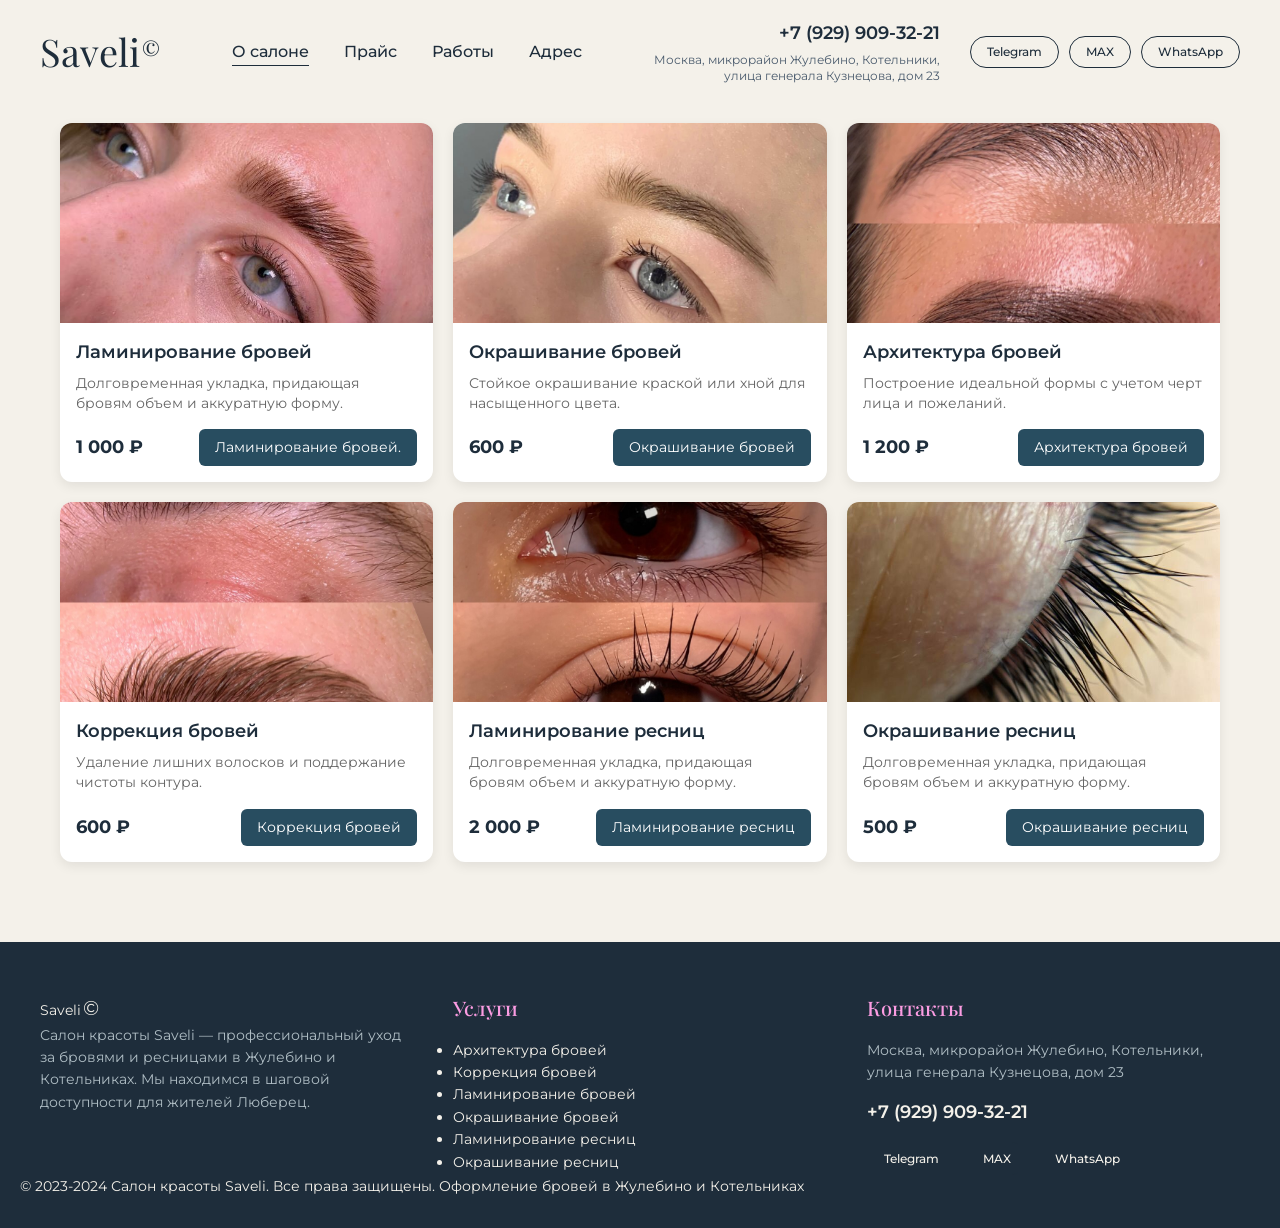
<file: index.html>
<!DOCTYPE html>
<html lang="ru">
<head>
    <meta charset="UTF-8">
    <meta name="viewport" content="width=device-width, initial-scale=1.0">
    <meta name="description" content="Салон красоты Saveli в Жулебино и Котельниках. Архитектура, коррекция воском и нитью, ламинирование и окрашивание бровей и ресниц. Доступные цены, опытный мастер. Записывайтесь!">
    <title>Оформление и архитектура бровей в Жулебино — салон Saveli</title>
    
    <link rel="preconnect" href="https://fonts.googleapis.com">
    <link rel="preconnect" href="https://fonts.gstatic.com" crossorigin>
    <link href="https://fonts.googleapis.com/css2?family=Montserrat:wght@400;500&family=Playfair+Display:ital,wght@0,400;0,500;1,400&display=swap" rel="stylesheet">
    <link rel="stylesheet" href="style.css">
    
    
    
</head>
<body>
     <header class="header">
        <!-- Логотип -->
        <div class="logo">
            <span>Saveli</span><span class="logo-number">©</span>
        </div>

        <!-- Навигация -->
        <nav class="nav">
            <ul>
                <li><a href="#" class="active">О салоне</a></li>
                <li><a href="#">Прайс</a></li>
                <li><a href="#">Работы</a></li>
                <li><a href="#">Адрес</a></li>
            </ul>
        </nav>

        <!-- Контакты и соцсети -->
        <div class="contacts">
            <div class="phone-info">
                <a href="tel:+79299093221" class="phone">+7 (929) 909-32-21</a>
                <p class="address">Москва, микрорайон Жулебино, Котельники, <br>улица генерала Кузнецова, дом 23</p>
            </div>
            <div class="socials">
                <a href="#" class="social-btn">Telegram</a>
                <a href="#" class="social-btn">MAX</a>
                <a href="#" class="social-btn">WhatsApp</a>
            </div>
        </div>
    </header>

    
    <main class="products-grid">
        
        <article class="product-card">
            <figure class="product-card__image">
                <img src="ламинирование1.jpg" alt="Ламинирование бровей">
            </figure>
            <div class="product-card__content">
                <h3 class="product-card__title">Ламинирование бровей</h3>
                <p class="product-card__description">Долговременная укладка, придающая бровям объем и аккуратную форму.</p>
                <div class="product-card__footer">
                    <span class="product-card__price">1 000 ₽</span>
                    <a href="Ламинирование.html" class="product-card__button">Ламинирование бровей.</a>
                </div>
            </div>
        </article>

        <article class="product-card">
            <figure class="product-card__image">
                <img src="окрашивание.jfif" alt="Окрашивание бровей">
            </figure>
            <div class="product-card__content">
                <h3 class="product-card__title">Окрашивание бровей</h3>
                <p class="product-card__description">Стойкое окрашивание краской или хной для насыщенного цвета.</p>
                <div class="product-card__footer">
                    <span class="product-card__price">600 ₽</span>
                    <a href="Окрашивание.html" class="product-card__button">Окрашивание бровей</a>
                </div>
            </div>
        </article>

        <article class="product-card">
            <figure class="product-card__image">
                <img src="архитектура бровей.jfif" alt="Архитектура бровей">
            </figure>
            <div class="product-card__content">
                <h3 class="product-card__title">Архитектура бровей</h3>
                <p class="product-card__description">Построение идеальной формы с учетом черт лица и пожеланий.</p>
                <div class="product-card__footer">
                    <span class="product-card__price">1 200 ₽</span>
                    <a href="Архитектура бровей.html" class="product-card__button">Архитектура бровей</a>
                </div>
            </div>
        </article>

        <article class="product-card">
            <figure class="product-card__image">
                <img src="коррекция бровей.jfif" alt="Коррекция бровей">
            </figure>
            <div class="product-card__content">
                <h3 class="product-card__title">Коррекция бровей</h3>
                <p class="product-card__description">Удаление лишних волосков и поддержание чистоты контура.</p>
                <div class="product-card__footer">
                    <span class="product-card__price">600 ₽</span>
                    <a href="Коррекция бровей.html" class="product-card__button">Коррекция бровей</a>
                </div>
            </div>
        </article>
        <article class="product-card">
            <figure class="product-card__image">
                <img src="ламинирование ресниц.jfif" alt="Ламинирование ресниц">
            </figure>
            <div class="product-card__content">
                <h3 class="product-card__title">Ламинирование ресниц</h3>
                <p class="product-card__description">Долговременная укладка, придающая бровям объем и аккуратную форму.</p>
                <div class="product-card__footer">
                    <span class="product-card__price">2 000 ₽</span>
                    <a href="Ламинирование ресниц.html" class="product-card__button">Ламинирование ресниц</a>
                </div>
            </div>
        </article>
        <article class="product-card">
            <figure class="product-card__image">
                <img src="Окрашивание ресниц.jfif" alt="Окрашивание ресниц">
            </figure>
            <div class="product-card__content">
                <h3 class="product-card__title">Окрашивание ресниц</h3>
                <p class="product-card__description">Долговременная укладка, придающая бровям объем и аккуратную форму.</p>
                <div class="product-card__footer">
                    <span class="product-card__price">500 ₽</span>
                    <a href="Окрашивание ресниц.html" class="product-card__button">Окрашивание ресниц</a>
                </div>
            </div>
        </article>

    </main>
    <!-- Футер -->
    <footer class="seo-footer">
        <div class="seo-footer__container">
            
            <!-- Колонка 1: Бренд и описание -->
            <div>
                <a href="index.html" style="text-decoration: none; color: inherit;">
                    <div class="footer-logo">
                        <span>Saveli</span><span class="logo-number">©</span>
                    </div>
                </a>
                <p>Салон красоты Saveli — профессиональный уход за бровями и ресницами в Жулебино и Котельниках. Мы находимся в шаговой доступности для жителей Люберец.</p>
            </div>

            <!-- Колонка 2: Навигация по услугам -->
            <div>
                <h3>Услуги</h3>
                <ul class="footer-nav">
                    <li><a href="Архитектура бровей.html">Архитектура бровей</a></li>
                    <li><a href="Коррекция бровей.html">Коррекция бровей</a></li>
                    <li><a href="Ламинирование.html">Ламинирование бровей</a></li>
                    <li><a href="Окрашивание.html">Окрашивание бровей</a></li>
                    <li><a href="Ламинирование ресниц.html">Ламинирование ресниц</a></li>
                    <li><a href="Окрашивание ресниц.html">Окрашивание ресниц</a></li>
                </ul>
            </div>

            <!-- Колонка 3: Контакты -->
            <div>
                <h3>Контакты</h3>
                <p>Москва, микрорайон Жулебино, Котельники,<br>улица генерала Кузнецова, дом 23</p>
                <p><a href="tel:+79299093221" style="font-size: 18px; font-weight: 600;">+7 (929) 909-32-21</a></p>
                <div class="socials" style="margin-top: 15px; justify-content: flex-start;">
                    <a href="#" class="social-btn">Telegram</a>
                    <a href="#" class="social-btn">MAX</a>
                    <a href="#" class="social-btn">WhatsApp</a>
                </div>
            </div>

        </div>

        <!-- Нижняя строка с копирайтом -->
        <div class="seo-footer__bottom">
            <span>© 2023-2024 Салон красоты Saveli. Все права защищены.</span>
            <span>Оформление бровей в Жулебино и Котельниках</span>
        </div>
    </footer>
</body>
</html>
</file>
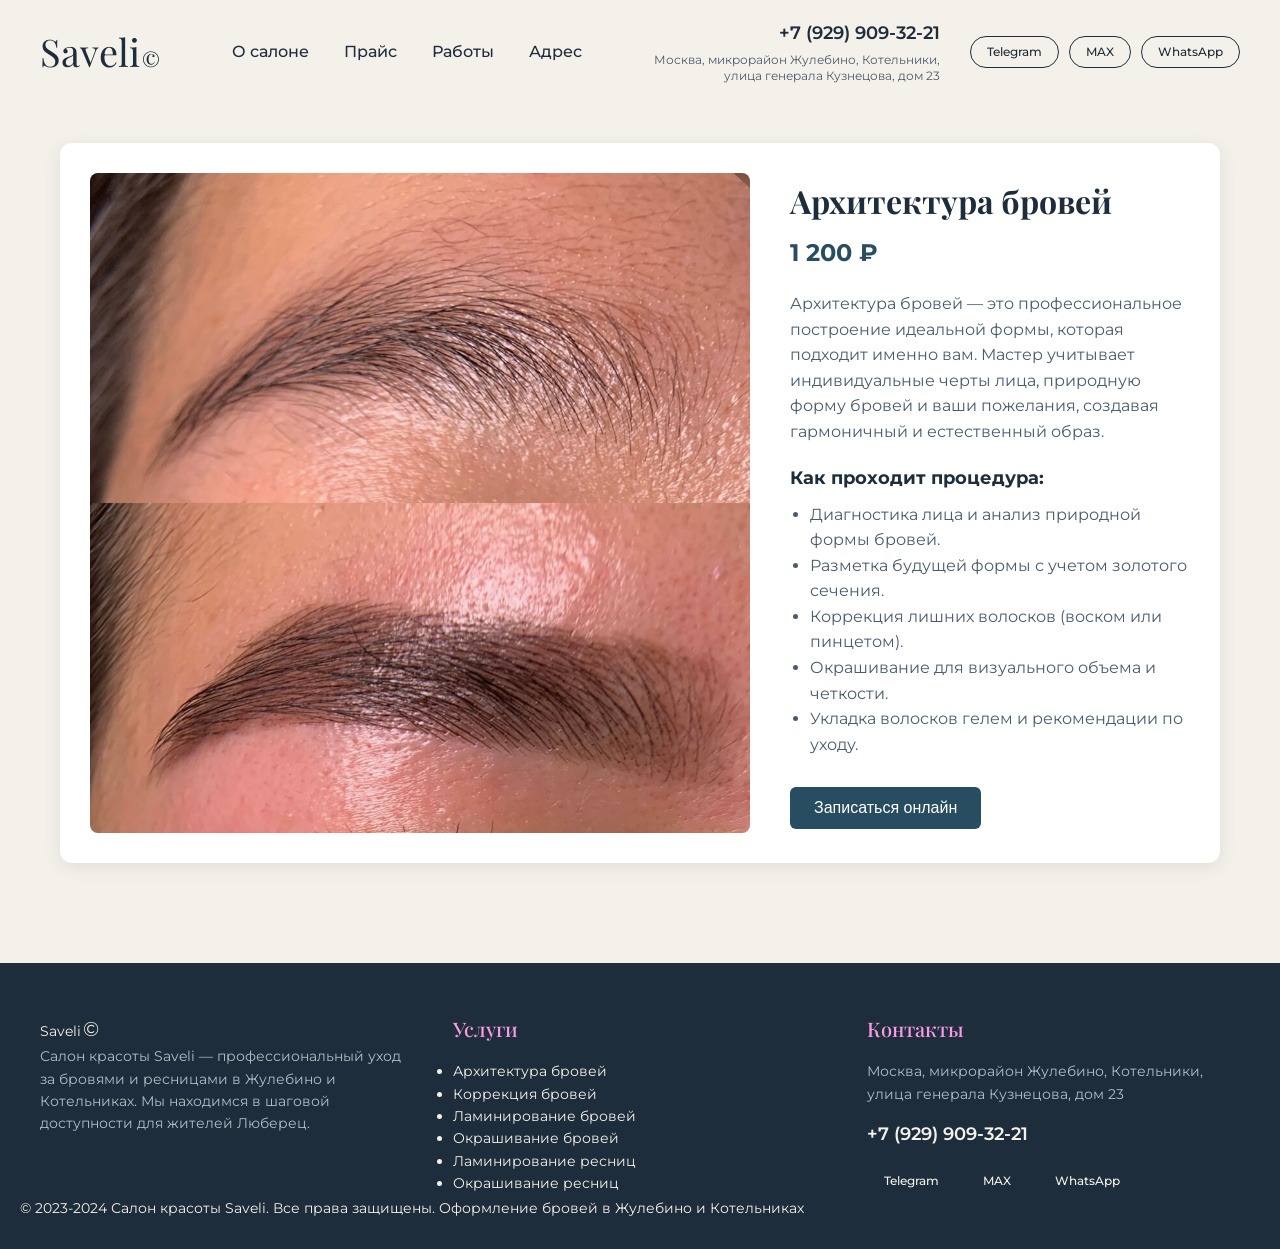
<file: Архитектура бровей.html>
<!DOCTYPE html>
<html lang="ru">
<head>
    <meta charset="UTF-8">
    <meta name="viewport" content="width=device-width, initial-scale=1.0">
    <meta name="description" content="Салон красоты Saveli в Жулебино и Котельниках. Архитектура, коррекция воском и нитью, ламинирование и окрашивание бровей и ресниц. Доступные цены, опытный мастер. Записывайтесь!">
    <title>Архитектура бровей - Saveli</title>
    
    <link rel="preconnect" href="https://fonts.googleapis.com">
    <link rel="preconnect" href="https://fonts.gstatic.com" crossorigin>
    <link href="https://fonts.googleapis.com/css2?family=Montserrat:wght@400;500&family=Playfair+Display:ital,wght@0,400;0,500;1,400&display=swap" rel="stylesheet">
    <link rel="stylesheet" href="style.css">
</head>
<body>
    <header class="header">
        <!-- Логотип -->
        <div class="logo">
            <a href="index.html" style="text-decoration: none; color: inherit;">
                <span>Saveli</span><span class="logo-number">©</span>
            </a>
        </div>

        <!-- Навигация -->
        <nav class="nav">
            <ul>
                <li><a href="index.html">О салоне</a></li>
                <li><a href="#">Прайс</a></li>
                <li><a href="#">Работы</a></li>
                <li><a href="#">Адрес</a></li>
            </ul>
        </nav>

        <!-- Контакты и соцсети -->
        <div class="contacts">
            <div class="phone-info">
                <a href="tel:+79299093221" class="phone">+7 (929) 909-32-21</a>
                <p class="address">Москва, микрорайон Жулебино, Котельники, <br>улица генерала Кузнецова, дом 23</p>
            </div>
            <div class="socials">
                <a href="#" class="social-btn">Telegram</a>
                <a href="#" class="social-btn">MAX</a>
                <a href="#" class="social-btn">WhatsApp</a>
            </div>
        </div>
    </header>

    <!-- Основной контент страницы услуги -->
    <main class="service-page">
        <div class="service-container">
            
            <!-- Фото процедуры (занимает 60%) -->
            <div class="service-image-wrapper">
                <img src="архитектура бровей.jfif" alt="Архитектура бровей" class="service-img">
            </div>

            <!-- Текст о процедуре (занимает 40%) -->
            <div class="service-info">
                <h1 class="service-title">Архитектура бровей</h1>
                <p class="service-price">1 200 ₽</p>
                
                <p class="service-description">
                    Архитектура бровей — это профессиональное построение идеальной формы, которая подходит именно вам. Мастер учитывает индивидуальные черты лица, природную форму бровей и ваши пожелания, создавая гармоничный и естественный образ.
                </p>
                
                <h3 class="service-subtitle">Как проходит процедура:</h3>
                <ul class="service-list">
                    <li>Диагностика лица и анализ природной формы бровей.</li>
                    <li>Разметка будущей формы с учетом золотого сечения.</li>
                    <li>Коррекция лишних волосков (воском или пинцетом).</li>
                    <li>Окрашивание для визуального объема и четкости.</li>
                    <li>Укладка волосков гелем и рекомендации по уходу.</li>
                </ul>

                <button class="product-card__button service-btn">Записаться онлайн</button>
            </div>

        </div>
    </main>
    <!-- Футер -->
    <footer class="seo-footer">
        <div class="seo-footer__container">
            
            <!-- Колонка 1: Бренд и описание -->
            <div>
                <a href="index.html" style="text-decoration: none; color: inherit;">
                    <div class="footer-logo">
                        <span>Saveli</span><span class="logo-number">©</span>
                    </div>
                </a>
                <p>Салон красоты Saveli — профессиональный уход за бровями и ресницами в Жулебино и Котельниках. Мы находимся в шаговой доступности для жителей Люберец.</p>
            </div>

            <!-- Колонка 2: Навигация по услугам -->
            <div>
                <h3>Услуги</h3>
                <ul class="footer-nav">
                    <li><a href="Архитектура бровей.html">Архитектура бровей</a></li>
                    <li><a href="Коррекция бровей.html">Коррекция бровей</a></li>
                    <li><a href="Ламинирование.html">Ламинирование бровей</a></li>
                    <li><a href="Окрашивание.html">Окрашивание бровей</a></li>
                    <li><a href="Ламинирование ресниц.html">Ламинирование ресниц</a></li>
                    <li><a href="Окрашивание ресниц.html">Окрашивание ресниц</a></li>
                </ul>
            </div>

            <!-- Колонка 3: Контакты -->
            <div>
                <h3>Контакты</h3>
                <p>Москва, микрорайон Жулебино, Котельники,<br>улица генерала Кузнецова, дом 23</p>
                <p><a href="tel:+79299093221" style="font-size: 18px; font-weight: 600;">+7 (929) 909-32-21</a></p>
                <div class="socials" style="margin-top: 15px; justify-content: flex-start;">
                    <a href="#" class="social-btn">Telegram</a>
                    <a href="#" class="social-btn">MAX</a>
                    <a href="#" class="social-btn">WhatsApp</a>
                </div>
            </div>

        </div>

        <!-- Нижняя строка с копирайтом -->
        <div class="seo-footer__bottom">
            <span>© 2023-2024 Салон красоты Saveli. Все права защищены.</span>
            <span>Оформление бровей в Жулебино и Котельниках</span>
        </div>
    </footer>
</body>
</html>
</file>
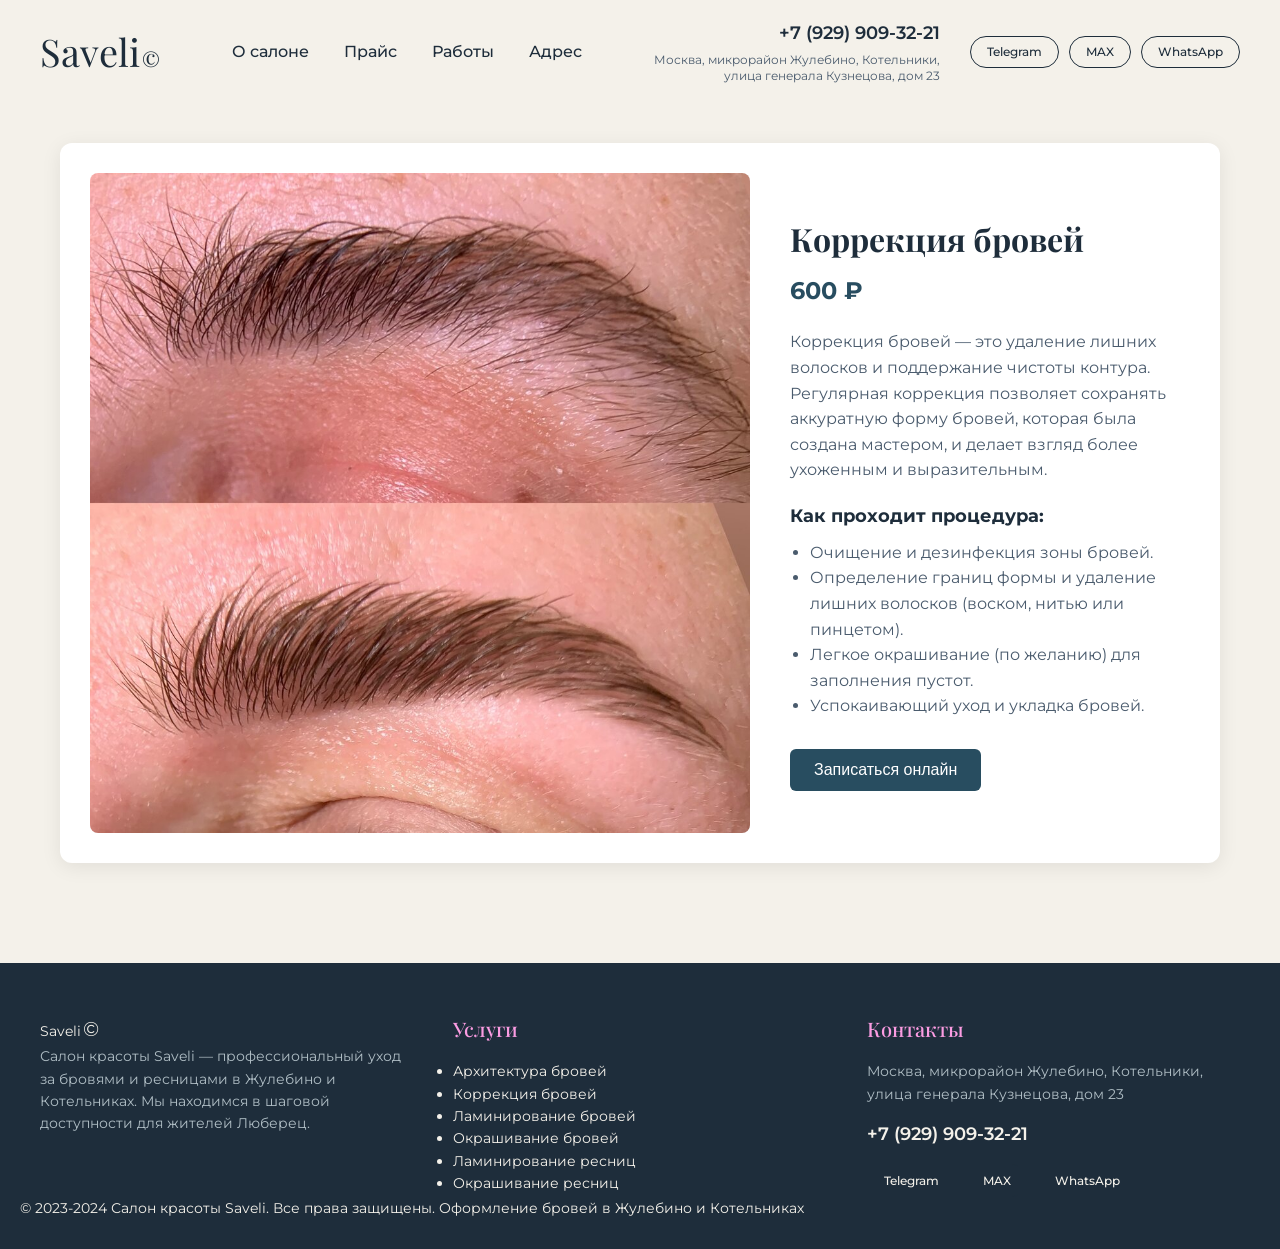
<file: Коррекция бровей.html>
<!DOCTYPE html>
<html lang="ru">
<head>
    <meta charset="UTF-8">
    <meta name="viewport" content="width=device-width, initial-scale=1.0">
    <meta name="description" content="Салон красоты Saveli в Жулебино и Котельниках. Архитектура, коррекция воском и нитью, ламинирование и окрашивание бровей и ресниц. Доступные цены, опытный мастер. Записывайтесь!">
    <title>Коррекция бровей - Saveli</title>
    
    <link rel="preconnect" href="https://fonts.googleapis.com">
    <link rel="preconnect" href="https://fonts.gstatic.com" crossorigin>
    <link href="https://fonts.googleapis.com/css2?family=Montserrat:wght@400;500&family=Playfair+Display:ital,wght@0,400;0,500;1,400&display=swap" rel="stylesheet">
    <link rel="stylesheet" href="style.css">
</head>
<body>
    <header class="header">
        <!-- Логотип -->
        <div class="logo">
            <a href="index.html" style="text-decoration: none; color: inherit;">
                <span>Saveli</span><span class="logo-number">©</span>
            </a>
        </div>

        <!-- Навигация -->
        <nav class="nav">
            <ul>
                <li><a href="index.html">О салоне</a></li>
                <li><a href="#">Прайс</a></li>
                <li><a href="#">Работы</a></li>
                <li><a href="#">Адрес</a></li>
            </ul>
        </nav>

        <!-- Контакты и соцсети -->
        <div class="contacts">
            <div class="phone-info">
                <a href="tel:+79299093221" class="phone">+7 (929) 909-32-21</a>
                <p class="address">Москва, микрорайон Жулебино, Котельники, <br>улица генерала Кузнецова, дом 23</p>
            </div>
            <div class="socials">
                <a href="#" class="social-btn">Telegram</a>
                <a href="#" class="social-btn">MAX</a>
                <a href="#" class="social-btn">WhatsApp</a>
            </div>
        </div>
    </header>

    <!-- Основной контент страницы услуги -->
    <main class="service-page">
        <div class="service-container">
            
            <!-- Фото процедуры (занимает 60%) -->
            <div class="service-image-wrapper">
                <img src="коррекция бровей.jfif" alt="Коррекция бровей" class="service-img">
            </div>

            <!-- Текст о процедуре (занимает 40%) -->
            <div class="service-info">
                <h1 class="service-title">Коррекция бровей</h1>
                <p class="service-price">600 ₽</p>
                
                <p class="service-description">
                    Коррекция бровей — это удаление лишних волосков и поддержание чистоты контура. Регулярная коррекция позволяет сохранять аккуратную форму бровей, которая была создана мастером, и делает взгляд более ухоженным и выразительным.
                </p>
                
                <h3 class="service-subtitle">Как проходит процедура:</h3>
                <ul class="service-list">
                    <li>Очищение и дезинфекция зоны бровей.</li>
                    <li>Определение границ формы и удаление лишних волосков (воском, нитью или пинцетом).</li>
                    <li>Легкое окрашивание (по желанию) для заполнения пустот.</li>
                    <li>Успокаивающий уход и укладка бровей.</li>
                </ul>

                <button class="product-card__button service-btn">Записаться онлайн</button>
            </div>

        </div>
    </main>
    <!-- Футер -->
    <footer class="seo-footer">
        <div class="seo-footer__container">
            
            <!-- Колонка 1: Бренд и описание -->
            <div>
                <a href="index.html" style="text-decoration: none; color: inherit;">
                    <div class="footer-logo">
                        <span>Saveli</span><span class="logo-number">©</span>
                    </div>
                </a>
                <p>Салон красоты Saveli — профессиональный уход за бровями и ресницами в Жулебино и Котельниках. Мы находимся в шаговой доступности для жителей Люберец.</p>
            </div>

            <!-- Колонка 2: Навигация по услугам -->
            <div>
                <h3>Услуги</h3>
                <ul class="footer-nav">
                    <li><a href="Архитектура бровей.html">Архитектура бровей</a></li>
                    <li><a href="Коррекция бровей.html">Коррекция бровей</a></li>
                    <li><a href="Ламинирование.html">Ламинирование бровей</a></li>
                    <li><a href="Окрашивание.html">Окрашивание бровей</a></li>
                    <li><a href="Ламинирование ресниц.html">Ламинирование ресниц</a></li>
                    <li><a href="Окрашивание ресниц.html">Окрашивание ресниц</a></li>
                </ul>
            </div>

            <!-- Колонка 3: Контакты -->
            <div>
                <h3>Контакты</h3>
                <p>Москва, микрорайон Жулебино, Котельники,<br>улица генерала Кузнецова, дом 23</p>
                <p><a href="tel:+79299093221" style="font-size: 18px; font-weight: 600;">+7 (929) 909-32-21</a></p>
                <div class="socials" style="margin-top: 15px; justify-content: flex-start;">
                    <a href="#" class="social-btn">Telegram</a>
                    <a href="#" class="social-btn">MAX</a>
                    <a href="#" class="social-btn">WhatsApp</a>
                </div>
            </div>

        </div>

        <!-- Нижняя строка с копирайтом -->
        <div class="seo-footer__bottom">
            <span>© 2023-2024 Салон красоты Saveli. Все права защищены.</span>
            <span>Оформление бровей в Жулебино и Котельниках</span>
        </div>
    </footer>
</body>
</html>
</file>
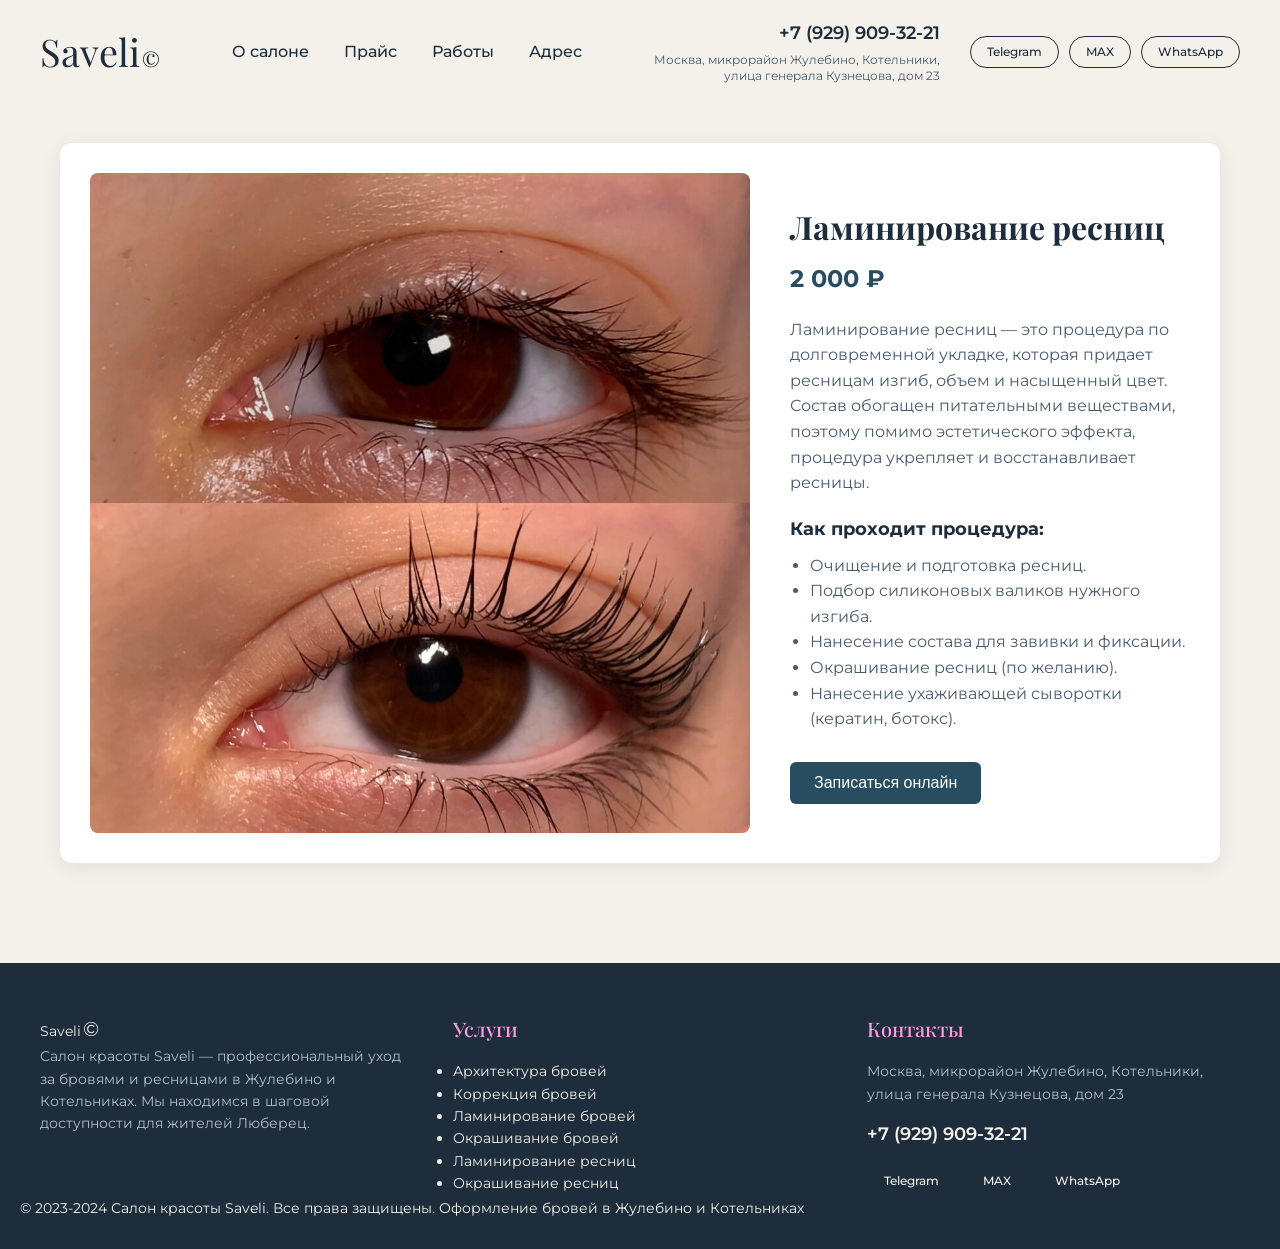
<file: Ламинирование ресниц.html>
<!DOCTYPE html>
<html lang="ru">
<head>
    <meta charset="UTF-8">
    <meta name="viewport" content="width=device-width, initial-scale=1.0">
    <meta name="description" content="Салон красоты Saveli в Жулебино и Котельниках. Архитектура, коррекция воском и нитью, ламинирование и окрашивание бровей и ресниц. Доступные цены, опытный мастер. Записывайтесь!">
    <title>Ламинирование ресниц - Saveli</title>
    
    <link rel="preconnect" href="https://fonts.googleapis.com">
    <link rel="preconnect" href="https://fonts.gstatic.com" crossorigin>
    <link href="https://fonts.googleapis.com/css2?family=Montserrat:wght@400;500&family=Playfair+Display:ital,wght@0,400;0,500;1,400&display=swap" rel="stylesheet">
    <link rel="stylesheet" href="style.css">
</head>
<body>
    <header class="header">
        <!-- Логотип -->
        <div class="logo">
            <a href="index.html" style="text-decoration: none; color: inherit;">
                <span>Saveli</span><span class="logo-number">©</span>
            </a>
        </div>

        <!-- Навигация -->
        <nav class="nav">
            <ul>
                <li><a href="index.html">О салоне</a></li>
                <li><a href="#">Прайс</a></li>
                <li><a href="#">Работы</a></li>
                <li><a href="#">Адрес</a></li>
            </ul>
        </nav>

        <!-- Контакты и соцсети -->
        <div class="contacts">
            <div class="phone-info">
                <a href="tel:+79299093221" class="phone">+7 (929) 909-32-21</a>
                <p class="address">Москва, микрорайон Жулебино, Котельники, <br>улица генерала Кузнецова, дом 23</p>
            </div>
            <div class="socials">
                <a href="#" class="social-btn">Telegram</a>
                <a href="#" class="social-btn">MAX</a>
                <a href="#" class="social-btn">WhatsApp</a>
            </div>
        </div>
    </header>

    <!-- Основной контент страницы услуги -->
    <main class="service-page">
        <div class="service-container">
            
            <!-- Фото процедуры (занимает 60%) -->
            <div class="service-image-wrapper">
                <img src="ламинирование ресниц.jfif" alt="Ламинирование ресниц" class="service-img">
            </div>

            <!-- Текст о процедуре (занимает 40%) -->
            <div class="service-info">
                <h1 class="service-title">Ламинирование ресниц</h1>
                <p class="service-price">2 000 ₽</p>
                
                <p class="service-description">
                    Ламинирование ресниц — это процедура по долговременной укладке, которая придает ресницам изгиб, объем и насыщенный цвет. Состав обогащен питательными веществами, поэтому помимо эстетического эффекта, процедура укрепляет и восстанавливает ресницы.
                </p>
                
                <h3 class="service-subtitle">Как проходит процедура:</h3>
                <ul class="service-list">
                    <li>Очищение и подготовка ресниц.</li>
                    <li>Подбор силиконовых валиков нужного изгиба.</li>
                    <li>Нанесение состава для завивки и фиксации.</li>
                    <li>Окрашивание ресниц (по желанию).</li>
                    <li>Нанесение ухаживающей сыворотки (кератин, ботокс).</li>
                </ul>

                <button class="product-card__button service-btn">Записаться онлайн</button>
            </div>

        </div>
    </main>
    <!-- Футер -->
    <footer class="seo-footer">
        <div class="seo-footer__container">
            
            <!-- Колонка 1: Бренд и описание -->
            <div>
                <a href="index.html" style="text-decoration: none; color: inherit;">
                    <div class="footer-logo">
                        <span>Saveli</span><span class="logo-number">©</span>
                    </div>
                </a>
                <p>Салон красоты Saveli — профессиональный уход за бровями и ресницами в Жулебино и Котельниках. Мы находимся в шаговой доступности для жителей Люберец.</p>
            </div>

            <!-- Колонка 2: Навигация по услугам -->
            <div>
                <h3>Услуги</h3>
                <ul class="footer-nav">
                    <li><a href="Архитектура бровей.html">Архитектура бровей</a></li>
                    <li><a href="Коррекция бровей.html">Коррекция бровей</a></li>
                    <li><a href="Ламинирование.html">Ламинирование бровей</a></li>
                    <li><a href="Окрашивание.html">Окрашивание бровей</a></li>
                    <li><a href="Ламинирование ресниц.html">Ламинирование ресниц</a></li>
                    <li><a href="Окрашивание ресниц.html">Окрашивание ресниц</a></li>
                </ul>
            </div>

            <!-- Колонка 3: Контакты -->
            <div>
                <h3>Контакты</h3>
                <p>Москва, микрорайон Жулебино, Котельники,<br>улица генерала Кузнецова, дом 23</p>
                <p><a href="tel:+79299093221" style="font-size: 18px; font-weight: 600;">+7 (929) 909-32-21</a></p>
                <div class="socials" style="margin-top: 15px; justify-content: flex-start;">
                    <a href="#" class="social-btn">Telegram</a>
                    <a href="#" class="social-btn">MAX</a>
                    <a href="#" class="social-btn">WhatsApp</a>
                </div>
            </div>

        </div>

        <!-- Нижняя строка с копирайтом -->
        <div class="seo-footer__bottom">
            <span>© 2023-2024 Салон красоты Saveli. Все права защищены.</span>
            <span>Оформление бровей в Жулебино и Котельниках</span>
        </div>
    </footer>
</body>
</html>
</file>
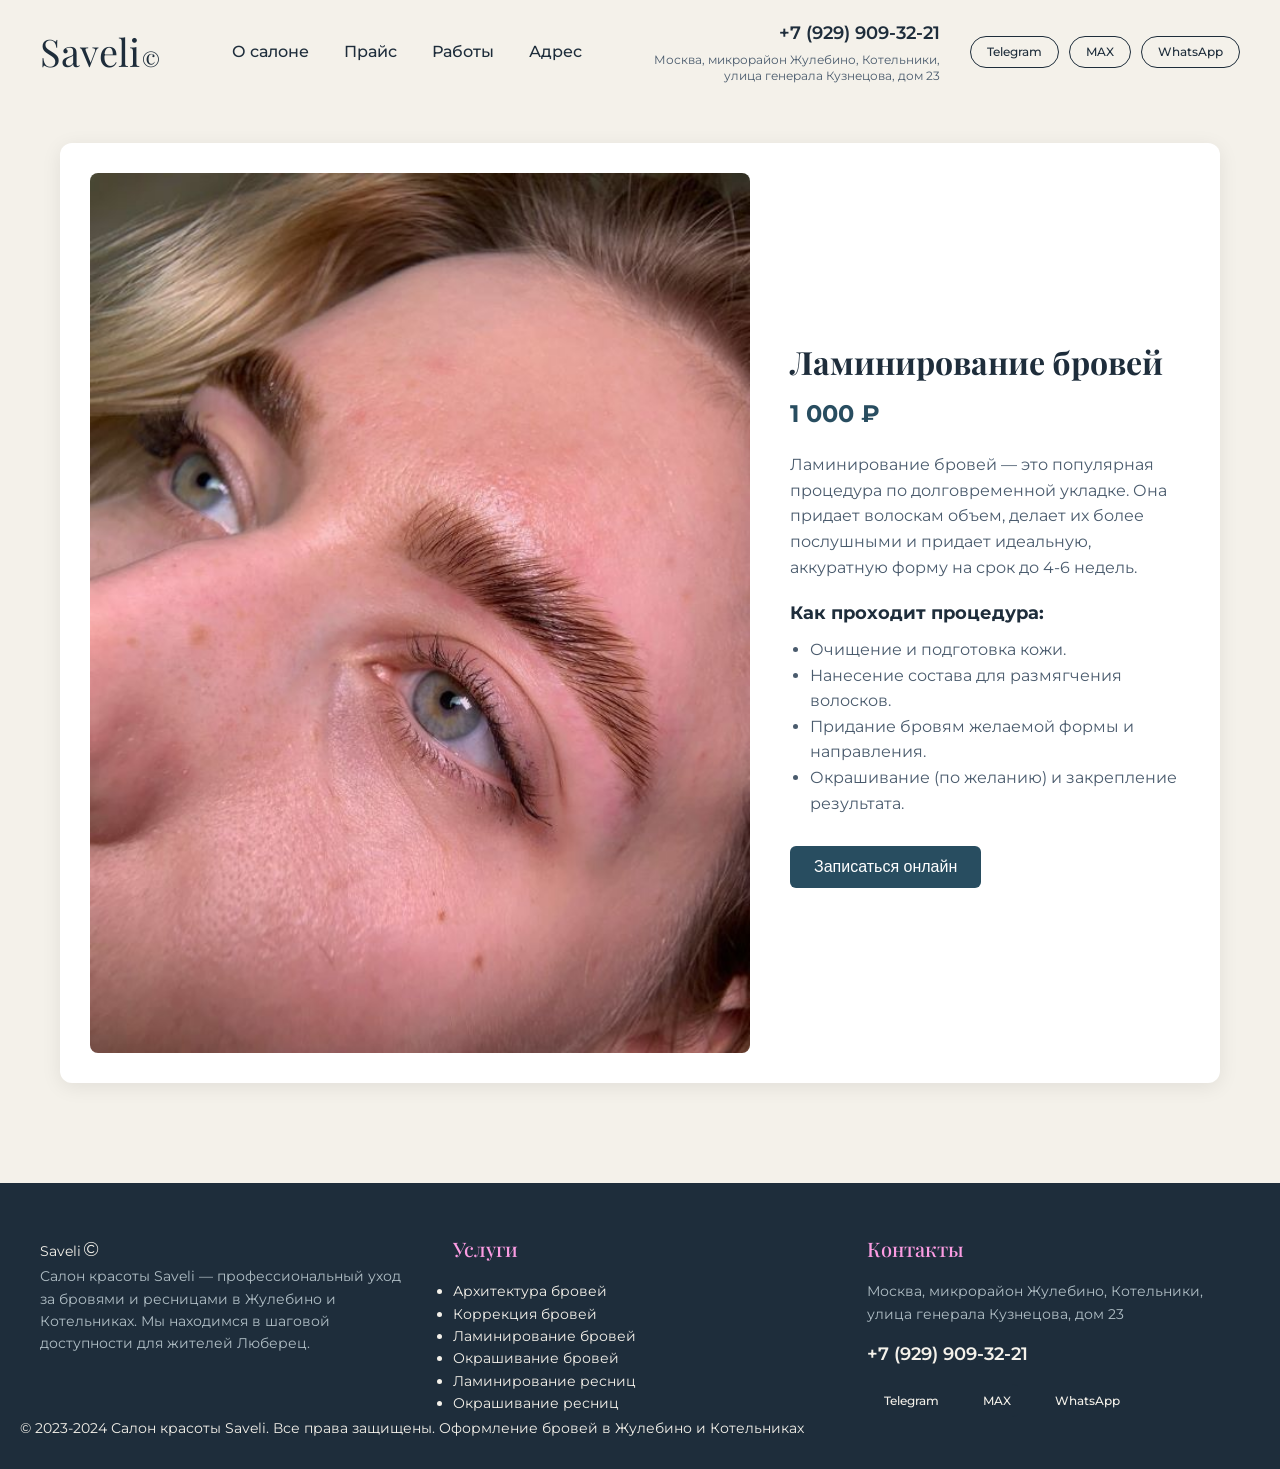
<file: Ламинирование.html>
<!DOCTYPE html>
<html lang="ru">
<head>
    <meta charset="UTF-8">
    <meta name="viewport" content="width=device-width, initial-scale=1.0">
    <meta name="description" content="Салон красоты Saveli в Жулебино и Котельниках. Архитектура, коррекция воском и нитью, ламинирование и окрашивание бровей и ресниц. Доступные цены, опытный мастер. Записывайтесь!">
    <title>Ламинирование бровей в Жулебино и Котельниках — цены в Saveli</title>
    
    <link rel="preconnect" href="https://fonts.googleapis.com">
    <link rel="preconnect" href="https://fonts.gstatic.com" crossorigin>
    <link href="https://fonts.googleapis.com/css2?family=Montserrat:wght@400;500&family=Playfair+Display:ital,wght@0,400;0,500;1,400&display=swap" rel="stylesheet">
    <link rel="stylesheet" href="style.css">
</head>
<body>
    <header class="header">
        <!-- Логотип -->
        <div class="logo">
            <a href="index.html" style="text-decoration: none; color: inherit;">
                <span>Saveli</span><span class="logo-number">©</span>
            </a>
        </div>

        <!-- Навигация -->
        <nav class="nav">
            <ul>
                <li><a href="index.html">О салоне</a></li>
                <li><a href="#">Прайс</a></li>
                <li><a href="#">Работы</a></li>
                <li><a href="#">Адрес</a></li>
            </ul>
        </nav>

        <!-- Контакты и соцсети -->
        <div class="contacts">
            <div class="phone-info">
                <a href="tel:+79299093221" class="phone">+7 (929) 909-32-21</a>
                <p class="address">Москва, микрорайон Жулебино, Котельники, <br>улица генерала Кузнецова, дом 23</p>
            </div>
            <div class="socials">
                <a href="#" class="social-btn">Telegram</a>
                <a href="#" class="social-btn">MAX</a>
                <a href="#" class="social-btn">WhatsApp</a>
            </div>
        </div>
    </header>

    <!-- Основной контент страницы услуги -->
    <main class="service-page">
        <div class="service-container">
            
            <!-- Фото процедуры (занимает 60%) -->
            <div class="service-image-wrapper">
                <img src="ламинирование1.jpg" alt="Ламинирование бровей" class="service-img">
            </div>

            <!-- Текст о процедуре (занимает 40%) -->
            <div class="service-info">
                <h1 class="service-title">Ламинирование бровей</h1>
                <p class="service-price">1 000 ₽</p>
                
                <p class="service-description">
                    Ламинирование бровей — это популярная процедура по долговременной укладке. Она придает волоскам объем, делает их более послушными и придает идеальную, аккуратную форму на срок до 4-6 недель.
                </p>
                
                <h3 class="service-subtitle">Как проходит процедура:</h3>
                <ul class="service-list">
                    <li>Очищение и подготовка кожи.</li>
                    <li>Нанесение состава для размягчения волосков.</li>
                    <li>Придание бровям желаемой формы и направления.</li>
                    <li>Окрашивание (по желанию) и закрепление результата.</li>
                </ul>

                <button class="product-card__button service-btn">Записаться онлайн</button>
            </div>

        </div>
    </main>
    <!-- Футер -->
    <footer class="seo-footer">
        <div class="seo-footer__container">
            
            <!-- Колонка 1: Бренд и описание -->
            <div>
                <a href="index.html" style="text-decoration: none; color: inherit;">
                    <div class="footer-logo">
                        <span>Saveli</span><span class="logo-number">©</span>
                    </div>
                </a>
                <p>Салон красоты Saveli — профессиональный уход за бровями и ресницами в Жулебино и Котельниках. Мы находимся в шаговой доступности для жителей Люберец.</p>
            </div>

            <!-- Колонка 2: Навигация по услугам -->
            <div>
                <h3>Услуги</h3>
                <ul class="footer-nav">
                    <li><a href="Архитектура бровей.html">Архитектура бровей</a></li>
                    <li><a href="Коррекция бровей.html">Коррекция бровей</a></li>
                    <li><a href="Ламинирование.html">Ламинирование бровей</a></li>
                    <li><a href="Окрашивание.html">Окрашивание бровей</a></li>
                    <li><a href="Ламинирование ресниц.html">Ламинирование ресниц</a></li>
                    <li><a href="Окрашивание ресниц.html">Окрашивание ресниц</a></li>
                </ul>
            </div>

            <!-- Колонка 3: Контакты -->
            <div>
                <h3>Контакты</h3>
                <p>Москва, микрорайон Жулебино, Котельники,<br>улица генерала Кузнецова, дом 23</p>
                <p><a href="tel:+79299093221" style="font-size: 18px; font-weight: 600;">+7 (929) 909-32-21</a></p>
                <div class="socials" style="margin-top: 15px; justify-content: flex-start;">
                    <a href="#" class="social-btn">Telegram</a>
                    <a href="#" class="social-btn">MAX</a>
                    <a href="#" class="social-btn">WhatsApp</a>
                </div>
            </div>

        </div>

        <!-- Нижняя строка с копирайтом -->
        <div class="seo-footer__bottom">
            <span>© 2023-2024 Салон красоты Saveli. Все права защищены.</span>
            <span>Оформление бровей в Жулебино и Котельниках</span>
        </div>
    </footer>
</body>
</html>
</file>
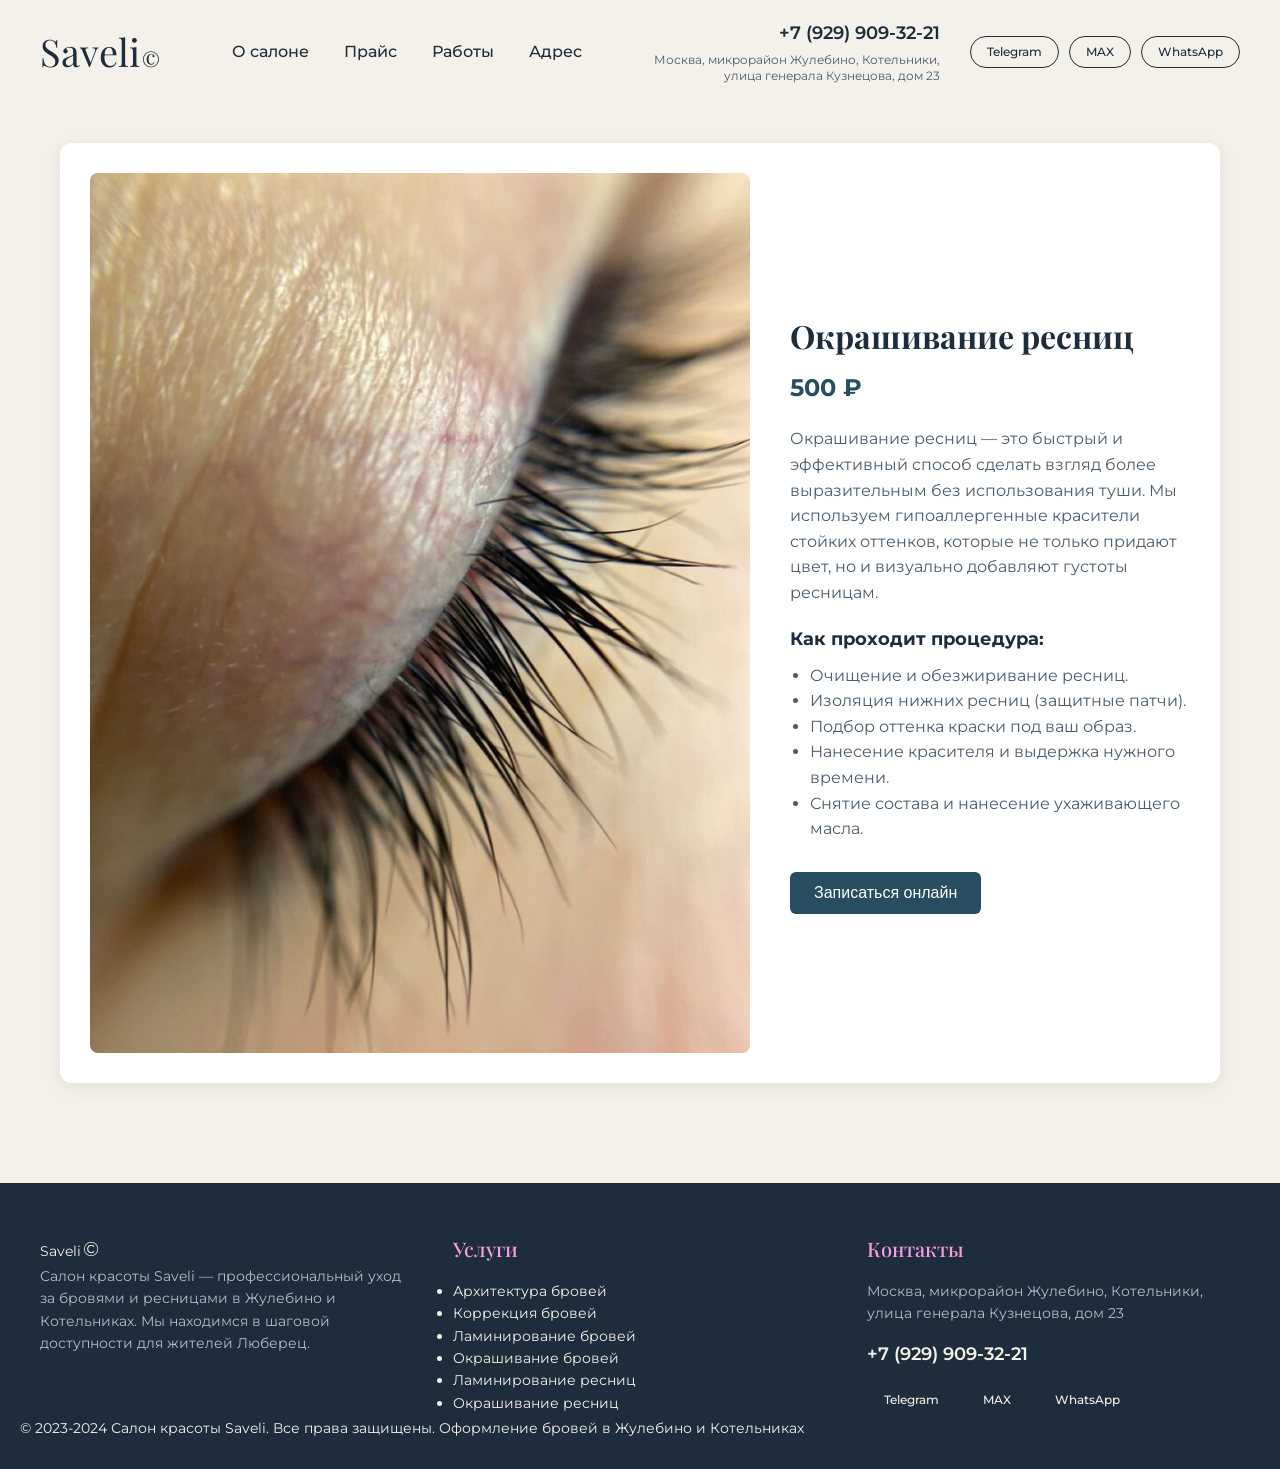
<file: Окрашивание ресниц.html>
<!DOCTYPE html>
<html lang="ru">
<head>
    <meta charset="UTF-8">
    <meta name="viewport" content="width=device-width, initial-scale=1.0">
    <meta name="description" content="Салон красоты Saveli в Жулебино и Котельниках. Архитектура, коррекция воском и нитью, ламинирование и окрашивание бровей и ресниц. Доступные цены, опытный мастер. Записывайтесь!">
    <title>Окрашивание ресниц - Saveli</title>
    
    <link rel="preconnect" href="https://fonts.googleapis.com">
    <link rel="preconnect" href="https://fonts.gstatic.com" crossorigin>
    <link href="https://fonts.googleapis.com/css2?family=Montserrat:wght@400;500&family=Playfair+Display:ital,wght@0,400;0,500;1,400&display=swap" rel="stylesheet">
    <link rel="stylesheet" href="style.css">
</head>
<body>
    <header class="header">
        <!-- Логотип -->
        <div class="logo">
            <a href="index.html" style="text-decoration: none; color: inherit;">
                <span>Saveli</span><span class="logo-number">©</span>
            </a>
        </div>

        <!-- Навигация -->
        <nav class="nav">
            <ul>
                <li><a href="index.html">О салоне</a></li>
                <li><a href="#">Прайс</a></li>
                <li><a href="#">Работы</a></li>
                <li><a href="#">Адрес</a></li>
            </ul>
        </nav>

        <!-- Контакты и соцсети -->
        <div class="contacts">
            <div class="phone-info">
                <a href="tel:+79299093221" class="phone">+7 (929) 909-32-21</a>
                <p class="address">Москва, микрорайон Жулебино, Котельники, <br>улица генерала Кузнецова, дом 23</p>
            </div>
            <div class="socials">
                <a href="#" class="social-btn">Telegram</a>
                <a href="#" class="social-btn">MAX</a>
                <a href="#" class="social-btn">WhatsApp</a>
            </div>
        </div>
    </header>

    <!-- Основной контент страницы услуги -->
    <main class="service-page">
        <div class="service-container">
            
            <!-- Фото процедуры (занимает 60%) -->
            <div class="service-image-wrapper">
                <img src="Окрашивание ресниц.jfif" alt="Окрашивание ресниц" class="service-img">
            </div>

            <!-- Текст о процедуре (занимает 40%) -->
            <div class="service-info">
                <h1 class="service-title">Окрашивание ресниц</h1>
                <p class="service-price">500 ₽</p>
                
                <p class="service-description">
                    Окрашивание ресниц — это быстрый и эффективный способ сделать взгляд более выразительным без использования туши. Мы используем гипоаллергенные красители стойких оттенков, которые не только придают цвет, но и визуально добавляют густоты ресницам.
                </p>
                
                <h3 class="service-subtitle">Как проходит процедура:</h3>
                <ul class="service-list">
                    <li>Очищение и обезжиривание ресниц.</li>
                    <li>Изоляция нижних ресниц (защитные патчи).</li>
                    <li>Подбор оттенка краски под ваш образ.</li>
                    <li>Нанесение красителя и выдержка нужного времени.</li>
                    <li>Снятие состава и нанесение ухаживающего масла.</li>
                </ul>

                <button class="product-card__button service-btn">Записаться онлайн</button>
            </div>

        </div>
    </main>
    <!-- Футер -->
    <footer class="seo-footer">
        <div class="seo-footer__container">
            
            <!-- Колонка 1: Бренд и описание -->
            <div>
                <a href="index.html" style="text-decoration: none; color: inherit;">
                    <div class="footer-logo">
                        <span>Saveli</span><span class="logo-number">©</span>
                    </div>
                </a>
                <p>Салон красоты Saveli — профессиональный уход за бровями и ресницами в Жулебино и Котельниках. Мы находимся в шаговой доступности для жителей Люберец.</p>
            </div>

            <!-- Колонка 2: Навигация по услугам -->
            <div>
                <h3>Услуги</h3>
                <ul class="footer-nav">
                    <li><a href="Архитектура бровей.html">Архитектура бровей</a></li>
                    <li><a href="Коррекция бровей.html">Коррекция бровей</a></li>
                    <li><a href="Ламинирование.html">Ламинирование бровей</a></li>
                    <li><a href="Окрашивание.html">Окрашивание бровей</a></li>
                    <li><a href="Ламинирование ресниц.html">Ламинирование ресниц</a></li>
                    <li><a href="Окрашивание ресниц.html">Окрашивание ресниц</a></li>
                </ul>
            </div>

            <!-- Колонка 3: Контакты -->
            <div>
                <h3>Контакты</h3>
                <p>Москва, микрорайон Жулебино, Котельники,<br>улица генерала Кузнецова, дом 23</p>
                <p><a href="tel:+79299093221" style="font-size: 18px; font-weight: 600;">+7 (929) 909-32-21</a></p>
                <div class="socials" style="margin-top: 15px; justify-content: flex-start;">
                    <a href="#" class="social-btn">Telegram</a>
                    <a href="#" class="social-btn">MAX</a>
                    <a href="#" class="social-btn">WhatsApp</a>
                </div>
            </div>

        </div>

        <!-- Нижняя строка с копирайтом -->
        <div class="seo-footer__bottom">
            <span>© 2023-2024 Салон красоты Saveli. Все права защищены.</span>
            <span>Оформление бровей в Жулебино и Котельниках</span>
        </div>
    </footer>
</body>
</html>
</file>
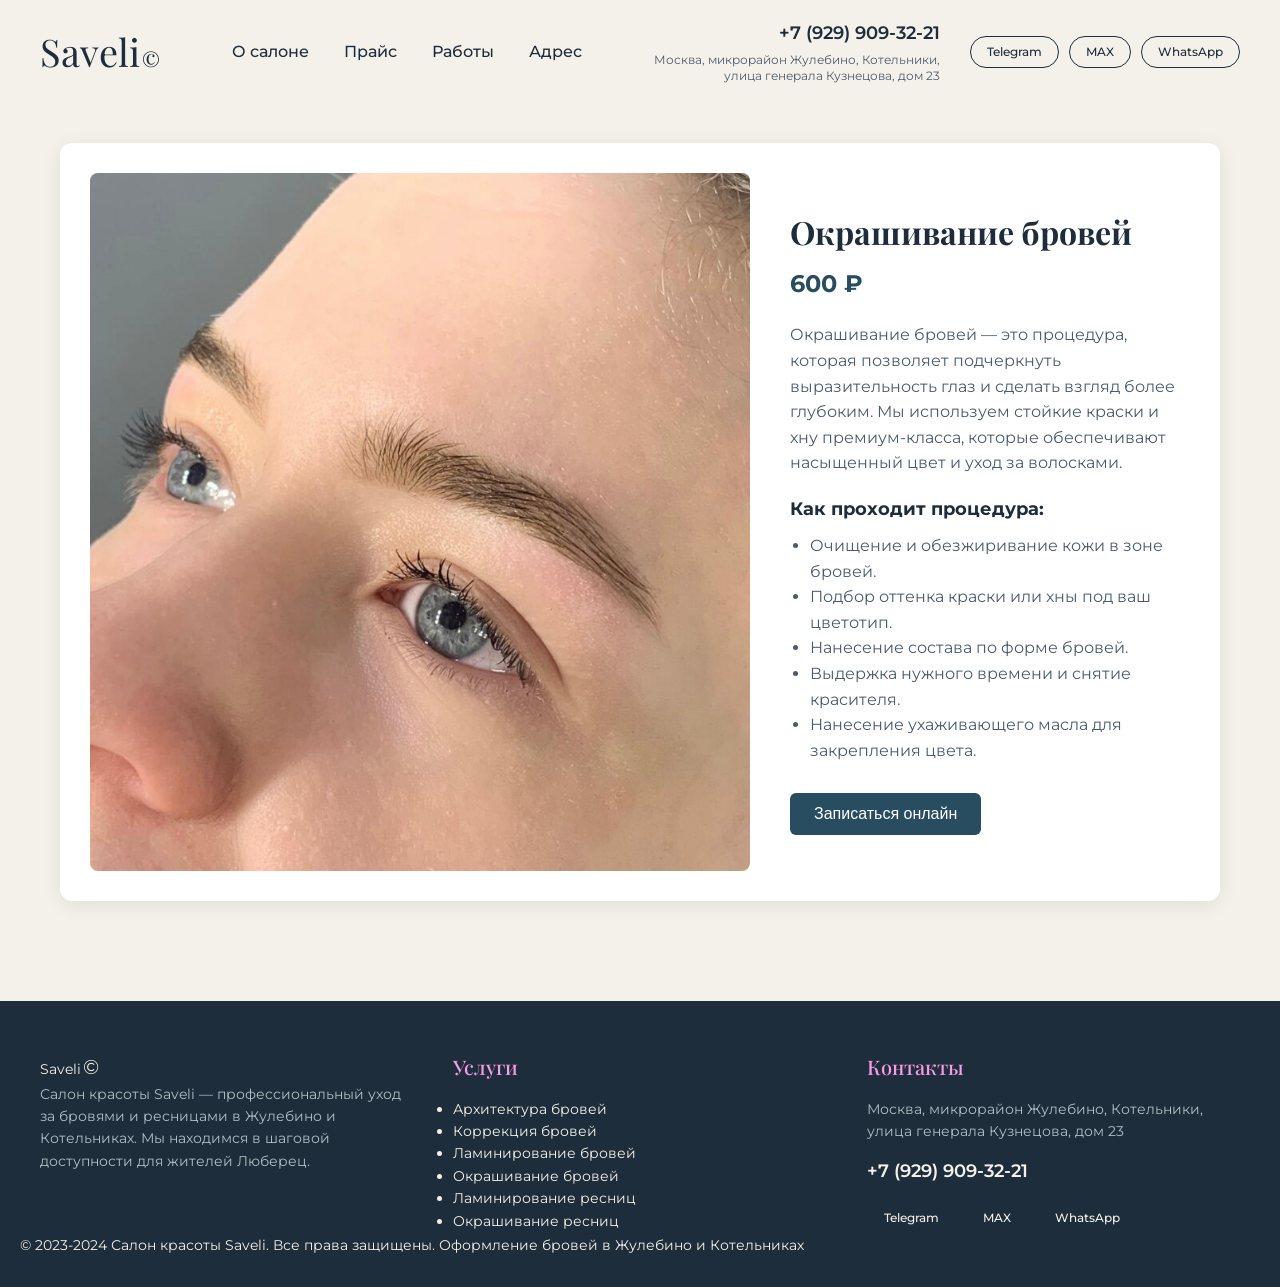
<file: Окрашивание.html>
<!DOCTYPE html>
<html lang="ru">
<head>
    <meta charset="UTF-8">
    <meta name="viewport" content="width=device-width, initial-scale=1.0">
    <meta name="description" content="Салон красоты Saveli в Жулебино и Котельниках. Архитектура, коррекция воском и нитью, ламинирование и окрашивание бровей и ресниц. Доступные цены, опытный мастер. Записывайтесь!">
    <title>Окрашивание бровей - Saveli</title>
    
    <link rel="preconnect" href="https://fonts.googleapis.com">
    <link rel="preconnect" href="https://fonts.gstatic.com" crossorigin>
    <link href="https://fonts.googleapis.com/css2?family=Montserrat:wght@400;500&family=Playfair+Display:ital,wght@0,400;0,500;1,400&display=swap" rel="stylesheet">
    <link rel="stylesheet" href="style.css">
</head>
<body>
    <header class="header">
        <!-- Логотип -->
        <div class="logo">
            <a href="index.html" style="text-decoration: none; color: inherit;">
                <span>Saveli</span><span class="logo-number">©</span>
            </a>
        </div>

        <!-- Навигация -->
        <nav class="nav">
            <ul>
                <li><a href="index.html">О салоне</a></li>
                <li><a href="#">Прайс</a></li>
                <li><a href="#">Работы</a></li>
                <li><a href="#">Адрес</a></li>
            </ul>
        </nav>

        <!-- Контакты и соцсети -->
        <div class="contacts">
            <div class="phone-info">
                <a href="tel:+79299093221" class="phone">+7 (929) 909-32-21</a>
                <p class="address">Москва, микрорайон Жулебино, Котельники, <br>улица генерала Кузнецова, дом 23</p>
            </div>
            <div class="socials">
                <a href="#" class="social-btn">Telegram</a>
                <a href="#" class="social-btn">MAX</a>
                <a href="#" class="social-btn">WhatsApp</a>
            </div>
        </div>
    </header>

    <!-- Основной контент страницы услуги -->
    <main class="service-page">
        <div class="service-container">
            
            <!-- Фото процедуры (занимает 60%) -->
            <div class="service-image-wrapper">
                <img src="окрашивание.jfif" alt="Окрашивание бровей" class="service-img">
            </div>

            <!-- Текст о процедуре (занимает 40%) -->
            <div class="service-info">
                <h1 class="service-title">Окрашивание бровей</h1>
                <p class="service-price">600 ₽</p>
                
                <p class="service-description">
                    Окрашивание бровей — это процедура, которая позволяет подчеркнуть выразительность глаз и сделать взгляд более глубоким. Мы используем стойкие краски и хну премиум-класса, которые обеспечивают насыщенный цвет и уход за волосками.
                </p>
                
                <h3 class="service-subtitle">Как проходит процедура:</h3>
                <ul class="service-list">
                    <li>Очищение и обезжиривание кожи в зоне бровей.</li>
                    <li>Подбор оттенка краски или хны под ваш цветотип.</li>
                    <li>Нанесение состава по форме бровей.</li>
                    <li>Выдержка нужного времени и снятие красителя.</li>
                    <li>Нанесение ухаживающего масла для закрепления цвета.</li>
                </ul>

                <button class="product-card__button service-btn">Записаться онлайн</button>
            </div>

        </div>
    </main>
    <!-- Футер -->
    <footer class="seo-footer">
        <div class="seo-footer__container">
            
            <!-- Колонка 1: Бренд и описание -->
            <div>
                <a href="index.html" style="text-decoration: none; color: inherit;">
                    <div class="footer-logo">
                        <span>Saveli</span><span class="logo-number">©</span>
                    </div>
                </a>
                <p>Салон красоты Saveli — профессиональный уход за бровями и ресницами в Жулебино и Котельниках. Мы находимся в шаговой доступности для жителей Люберец.</p>
            </div>

            <!-- Колонка 2: Навигация по услугам -->
            <div>
                <h3>Услуги</h3>
                <ul class="footer-nav">
                    <li><a href="Архитектура бровей.html">Архитектура бровей</a></li>
                    <li><a href="Коррекция бровей.html">Коррекция бровей</a></li>
                    <li><a href="Ламинирование.html">Ламинирование бровей</a></li>
                    <li><a href="Окрашивание.html">Окрашивание бровей</a></li>
                    <li><a href="Ламинирование ресниц.html">Ламинирование ресниц</a></li>
                    <li><a href="Окрашивание ресниц.html">Окрашивание ресниц</a></li>
                </ul>
            </div>

            <!-- Колонка 3: Контакты -->
            <div>
                <h3>Контакты</h3>
                <p>Москва, микрорайон Жулебино, Котельники,<br>улица генерала Кузнецова, дом 23</p>
                <p><a href="tel:+79299093221" style="font-size: 18px; font-weight: 600;">+7 (929) 909-32-21</a></p>
                <div class="socials" style="margin-top: 15px; justify-content: flex-start;">
                    <a href="#" class="social-btn">Telegram</a>
                    <a href="#" class="social-btn">MAX</a>
                    <a href="#" class="social-btn">WhatsApp</a>
                </div>
            </div>

        </div>

        <!-- Нижняя строка с копирайтом -->
        <div class="seo-footer__bottom">
            <span>© 2023-2024 Салон красоты Saveli. Все права защищены.</span>
            <span>Оформление бровей в Жулебино и Котельниках</span>
        </div>
    </footer>
</body>
</html>
</file>
<file: style.css>
/* ==========================================================================
   1. БАЗОВЫЕ СТИЛИ И СБРОС
   ========================================================================== */
* {
    margin: 0;
    padding: 0;
    box-sizing: border-box;
}

body {
    background-color: #f4f1ea; /* Светло-кремовый фон */
    font-family: 'Montserrat', sans-serif;
    color: #1e2d3b; /* Темно-синий цвет текста */
    line-height: 1.5;
    overflow-x: hidden; /* Защита от горизонтального скролла */
}

/* ==========================================================================
   2. ШАПКА САЙТА (HEADER)
   ========================================================================== */
.header {
    display: flex;
    justify-content: space-between;
    align-items: center;
    padding: 20px 40px;
    max-width: 1440px;
    margin: 0 auto;
    flex-wrap: wrap; /* Разрешаем перенос на планшетах */
    gap: 20px;
}

/* --- Логотип --- */
.logo {
    font-family: 'Playfair Display', serif;
    font-size: 38px;
    color: #1e2d3b;
    display: flex;
    align-items: flex-start;
    line-height: 1;
    text-decoration: none;
}

.logo-number {
    font-size: 20px;
    margin-left: 2px;
    margin-top: 5px;
}

/* --- Навигация --- */
.nav ul {
    display: flex;
    list-style: none;
    gap: 35px;
}

.nav a {
    text-decoration: none;
    color: #1e2d3b;
    font-size: 16px;
    font-weight: 500;
    position: relative;
    padding-bottom: 5px;
    transition: color 0.3s ease;
}

/* Подчеркивание для активного пункта и при наведении */
.nav a.active::after,
.nav a:hover::after {
    content: '';
    position: absolute;
    bottom: 0;
    left: 0;
    width: 100%;
    height: 1px;
    background-color: #1e2d3b;
}

/* --- Контакты --- */
.contacts {
    display: flex;
    align-items: center;
    gap: 30px;
}

.phone-info {
    text-align: right;
}

.phone {
    display: block;
    text-decoration: none;
    color: #1e2d3b;
    font-size: 18px;
    font-weight: 600;
    margin-bottom: 5px;
}

.address {
    font-size: 12px;
    color: #4a5b6d;
    line-height: 1.3;
}

/* --- Кнопки соцсетей --- */
.socials {
    display: flex;
    gap: 10px;
}

.social-btn {
    display: inline-block;
    text-decoration: none;
    color: #1e2d3b;
    font-size: 12px;
    font-weight: 500;
    padding: 6px 16px;
    border: 1px solid #1e2d3b;
    border-radius: 20px;
    transition: all 0.3s ease;
}

.social-btn:hover {
    background-color: #1e2d3b;
    color: #f4f1ea;
}

/* ==========================================================================
   3. КАРТОЧКИ ТОВАРОВ (ГЛАВНАЯ СТРАНИЦА)
   ========================================================================== */
.products-grid {
    display: grid;
    grid-template-columns: repeat(auto-fill, minmax(280px, 1fr));
    gap: 20px;
    padding: 20px;
    max-width: 1200px;
    margin: 0 auto;
}

.product-card {
    display: flex;
    flex-direction: column;
    width: 100%;
    background: #fff;
    border-radius: 12px;
    overflow: hidden;
    box-shadow: 0 4px 12px rgba(0, 0, 0, 0.08);
    transition: transform 0.3s ease, box-shadow 0.3s ease, border 0.3s ease;
    border: 0px solid transparent; /* Подготовка к анимации рамки */
}

.product-card:hover {
    transform: translateY(-4px) scale(1.02);
    box-shadow: 0 8px 20px rgba(0, 0, 0, 0.12);
    border: 4px solid #fb9ce2;
    outline: 2px dashed #284d60;
}

.product-card__image {
    margin: 0;
    width: 100%;
    height: 200px;
    background: #eaeaea;
    overflow: hidden;
}

.product-card__image img {
    width: 100%;
    height: 100%;
    object-fit: cover;
    display: block;
    transition: transform 0.3s ease;
}

.product-card:hover .product-card__image img {
    transform: scale(1.05); /* Легкий зум картинки при наведении */
}

.product-card__content {
    padding: 16px;
    display: flex;
    flex-direction: column;
    flex-grow: 1;
}

.product-card__title {
    margin: 0 0 8px;
    font-size: 18px;
    font-weight: 600;
}

.product-card__description {
    margin: 0 0 16px;
    font-size: 14px;
    color: #666;
    line-height: 1.4;
    flex-grow: 1;
}

.product-card__footer {
    margin-top: auto;
    display: flex;
    align-items: center;
    justify-content: space-between;
    gap: 10px;
}

.product-card__price {
    font-size: 18px;
    font-weight: 700;
    white-space: nowrap;
}

/* --- Кнопки --- */
.product-card__button {
    display: inline-block;
    text-decoration: none;
    text-align: center;
    background-color: #284d60;
    color: #fff;
    border: none;
    border-radius: 6px;
    padding: 8px 16px;
    font-size: 14px;
    cursor: pointer;
    white-space: nowrap;
    transition: background-color 0.3s ease, color 0.3s ease, transform 0.3s ease;
}

.product-card__button:hover {
    background-color: #fb9ce2;
    color: #284d60;
    transform: scale(1.05);
}

/* ==========================================================================
   4. СТРАНИЦЫ ОТДЕЛЬНЫХ УСЛУГ (SERVICE PAGE)
   ========================================================================== */
.service-page {
    padding: 40px 20px;
    max-width: 1200px;
    margin: 0 auto;
}

.service-container {
    display: flex;
    gap: 40px;
    background: #fff;
    border-radius: 12px;
    overflow: hidden;
    box-shadow: 0 4px 20px rgba(0, 0, 0, 0.08);
    padding: 30px;
}

.service-image-wrapper {
    flex: 0 0 60%;
    width: 60%;
    border-radius: 8px;
    overflow: hidden;
}

.service-img {
    width: 100%;
    height: 100%;
    object-fit: cover;
    display: block;
}

.service-info {
    flex: 0 0 calc(40% - 40px);
    display: flex;
    flex-direction: column;
    justify-content: center;
}

.service-title {
    font-family: 'Playfair Display', serif;
    font-size: 32px;
    color: #1e2d3b;
    margin-bottom: 10px;
}

.service-price {
    font-size: 24px;
    font-weight: 700;
    color: #284d60;
    margin-bottom: 20px;
}

.service-description {
    font-size: 16px;
    line-height: 1.6;
    color: #4a5b6d;
    margin-bottom: 20px;
}

.service-subtitle {
    font-size: 18px;
    color: #1e2d3b;
    margin-bottom: 10px;
}

.service-list {
    margin-left: 20px;
    margin-bottom: 30px;
    color: #4a5b6d;
    line-height: 1.6;
}

.service-btn {
    align-self: flex-start;
    padding: 12px 24px;
    font-size: 16px;
}

/* ==========================================================================
   5. ПОДВАЛ САЙТА (FOOTER)
   ========================================================================== */
.seo-footer {
    background-color: #1e2d3b;
    color: #f4f1ea;
    padding: 50px 20px 30px;
    margin-top: 60px;
    font-size: 14px;
    line-height: 1.6;
}

.seo-footer__container {
    max-width: 1200px;
    margin: 0 auto;
    display: grid;
    grid-template-columns: repeat(auto-fit, minmax(250px, 1fr));
    gap: 40px;
}

.seo-footer h2, 
.seo-footer h3 {
    font-family: 'Playfair Display', serif;
    color: #fb9ce2;
    margin-bottom: 15px;
    font-size: 20px;
    font-weight: 500;
}

.seo-footer p {
    margin-bottom: 15px;
    color: #b0bec5;
}

.seo-footer a {
    color: #f4f1ea;
    text-decoration: none;
    transition: color 0.3s ease;
}

.seo-footer a:hover {
    color: #fb9ce2;
}

.seo-footer__keywords {
    margin-top: 40px;
    padding-top: 20px;
    border-top: 1px solid rgba(244, 241, 234, 0.2);
    font-size: 12px;
    color: #8c9ba5;
    text-align: center;
    line-height: 1.8;
}

/* ==========================================================================
   6. АДАПТИВНОСТЬ ДЛЯ ВСЕХ УСТРОЙСТВ (МЕДИА-ЗАПРОСЫ)
   ========================================================================== */

/* --- Планшеты и небольшие ноутбуки (до 1024px) --- */
@media (max-width: 1024px) {
    .header {
        padding: 15px 20px;
        gap: 15px;
    }
    .nav ul {
        gap: 20px;
    }
    .contacts {
        gap: 15px;
    }
    .service-container {
        gap: 20px;
        padding: 20px;
    }
    .service-title {
        font-size: 28px;
    }
}

/* --- Планшеты вертикальные (до 768px) --- */
@media (max-width: 768px) {
    /* Шапка */
    .header {
        flex-direction: column;
        text-align: center;
        padding: 15px;
    }
    .logo {
        font-size: 34px;
    }
    .nav ul {
        flex-wrap: wrap;
        justify-content: center;
        gap: 15px;
    }
    .nav a {
        font-size: 15px;
    }
    .contacts {
        flex-direction: column;
        gap: 15px;
    }
    .phone-info {
        text-align: center;
    }
    
    /* Карточки */
    .products-grid {
        grid-template-columns: repeat(2, 1fr);
        padding: 15px;
        gap: 15px;
    }
    .product-card__content {
        padding: 12px;
    }
    .product-card__title {
        font-size: 16px;
    }
    .product-card__description {
        font-size: 13px;
    }
    .product-card__footer {
        flex-direction: column;
        align-items: stretch;
        gap: 8px;
    }
    .product-card__button {
        width: 100%;
    }

    /* Страница услуги */
    .service-page {
        padding: 20px 15px;
    }
    .service-container {
        flex-direction: column;
        padding: 15px;
    }
    .service-image-wrapper {
        flex: 0 0 100%;
        width: 100%;
        height: 300px;
    }
    .service-info {
        flex: 0 0 100%;
        width: 100%;
        padding-top: 10px;
    }
    .service-title {
        font-size: 24px;
    }
    .service-btn {
        width: 100%;
        text-align: center;
    }

    /* Футер */
    .seo-footer {
        padding: 30px 15px 20px;
        margin-top: 40px;
        text-align: center;
    }
    .seo-footer__container {
        gap: 25px;
    }
    .seo-footer h2, 
    .seo-footer h3 {
        font-size: 18px;
    }
}

/* --- Смартфоны (до 480px) --- */
@media (max-width: 480px) {
    /* Карточки становятся на весь экран */
    .products-grid {
        grid-template-columns: 1fr;
        padding: 10px;
        gap: 20px;
    }
    .product-card {
        flex-direction: column;
    }
    .product-card__image {
        height: 220px;
    }
    .product-card__content {
        padding: 15px;
    }
    .product-card__title {
        font-size: 18px;
    }
    .product-card__description {
        font-size: 14px;
    }
    .product-card__price {
        font-size: 18px;
        text-align: center;
    }
    .product-card__button {
        padding: 12px;
        font-size: 15px;
    }
    
    /* Убираем эффекты наведения на телефонах (там нет курсора) */
    .product-card:hover {
        transform: none;
        border: none;
        outline: none;
        box-shadow: 0 4px 12px rgba(0, 0, 0, 0.08);
    }
    .product-card__button:hover {
        transform: none;
    }
}
</file>
